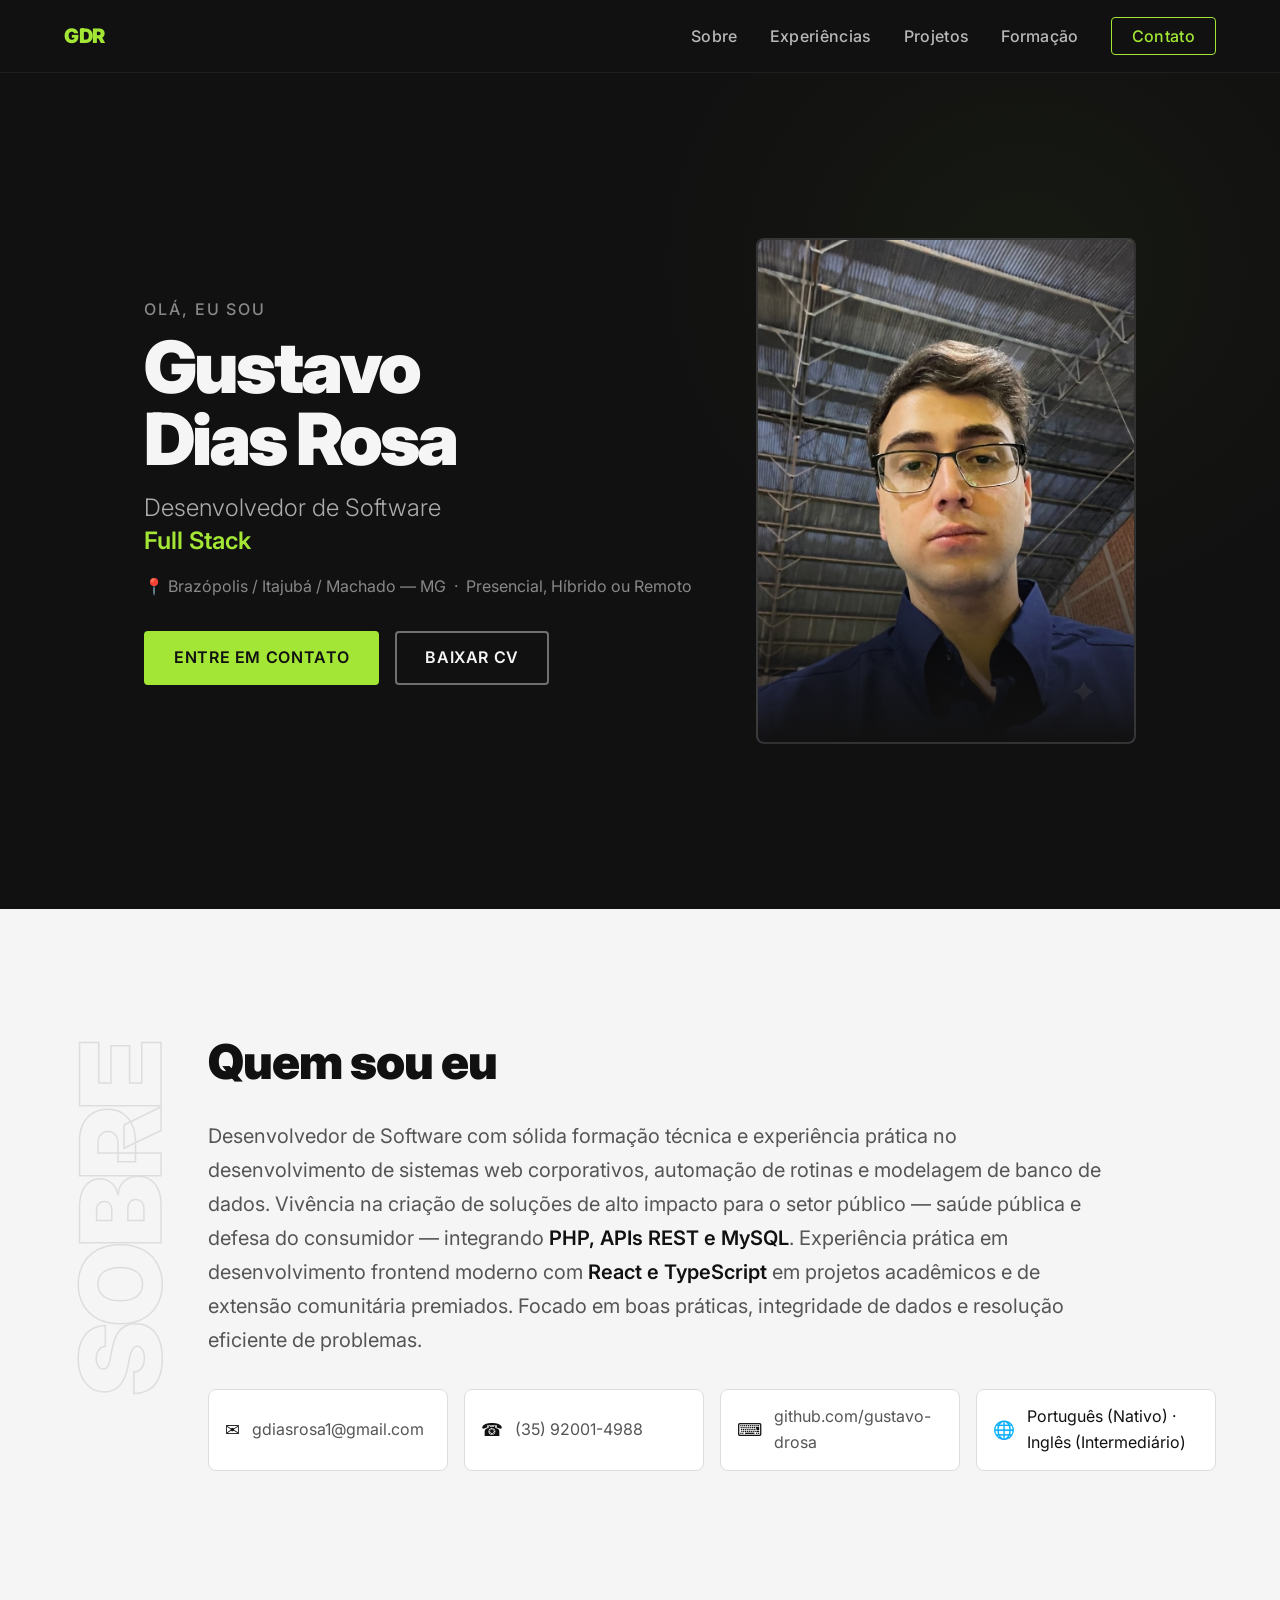
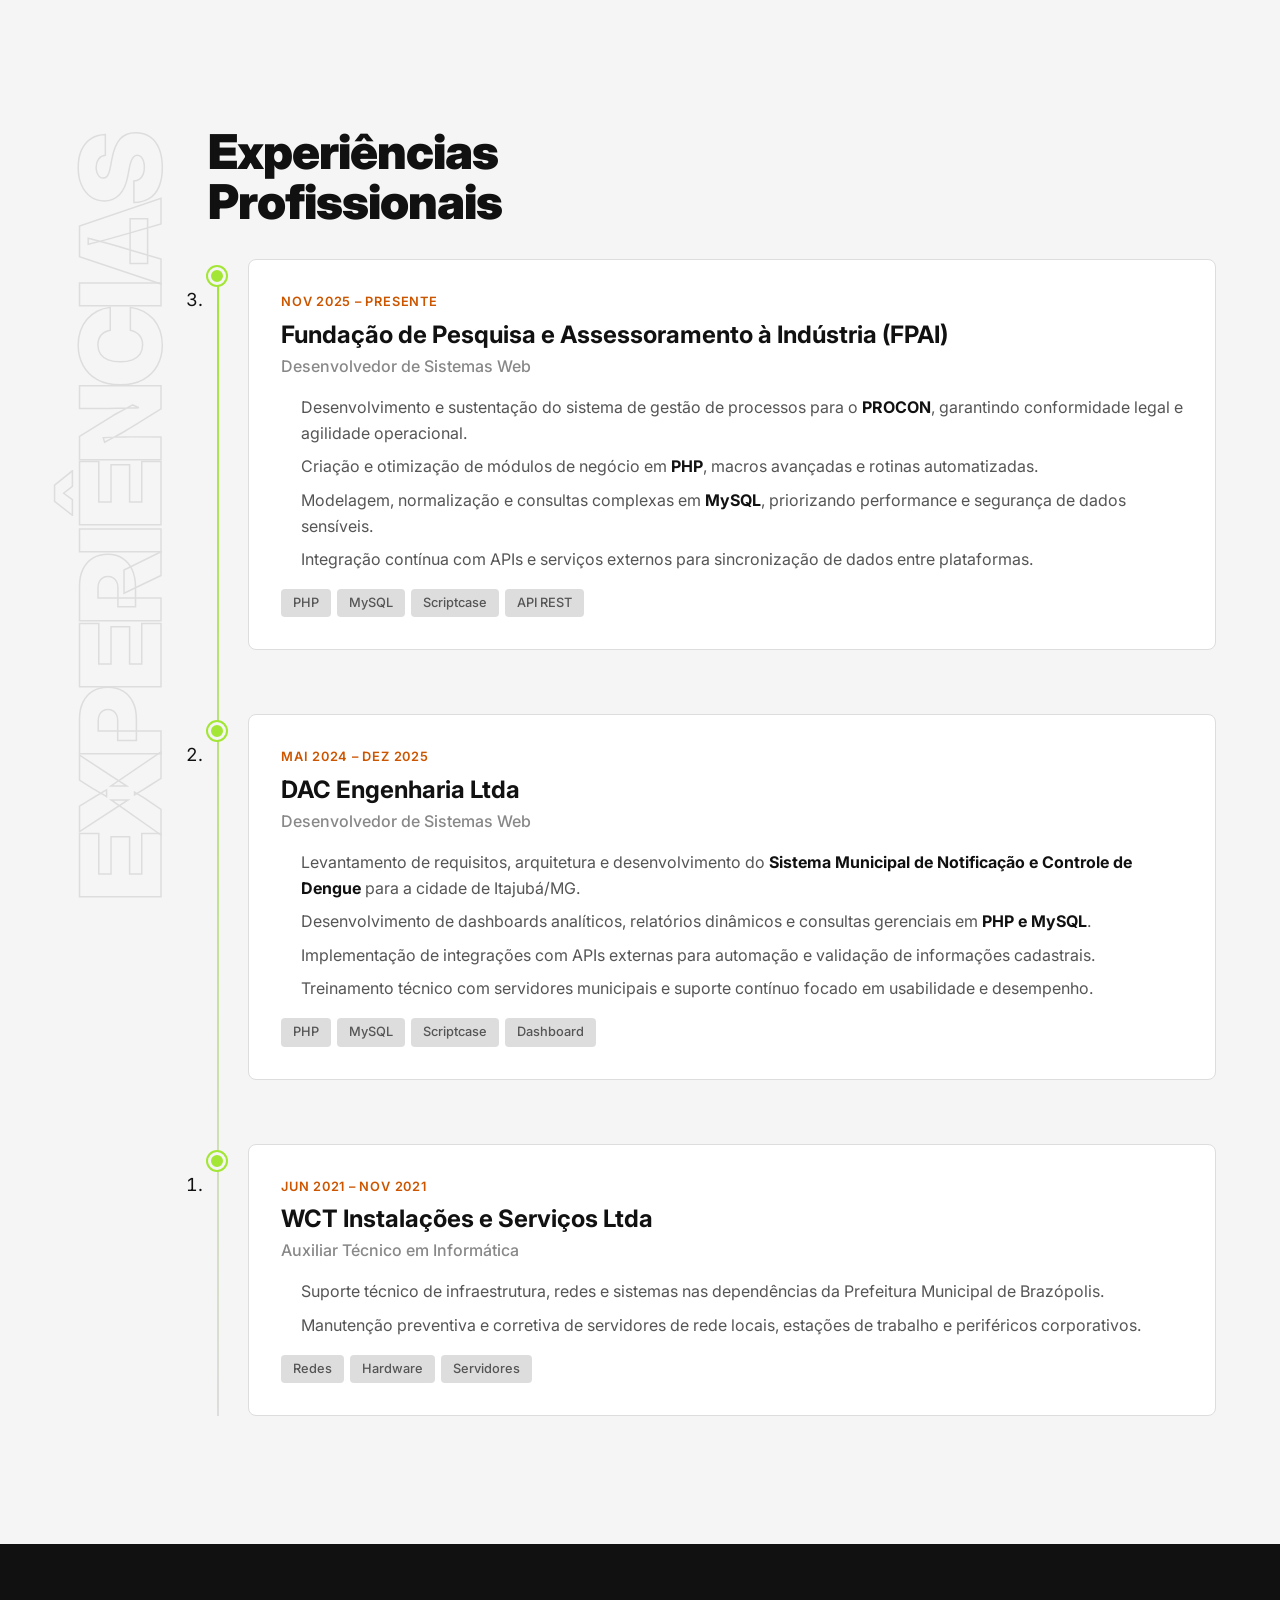
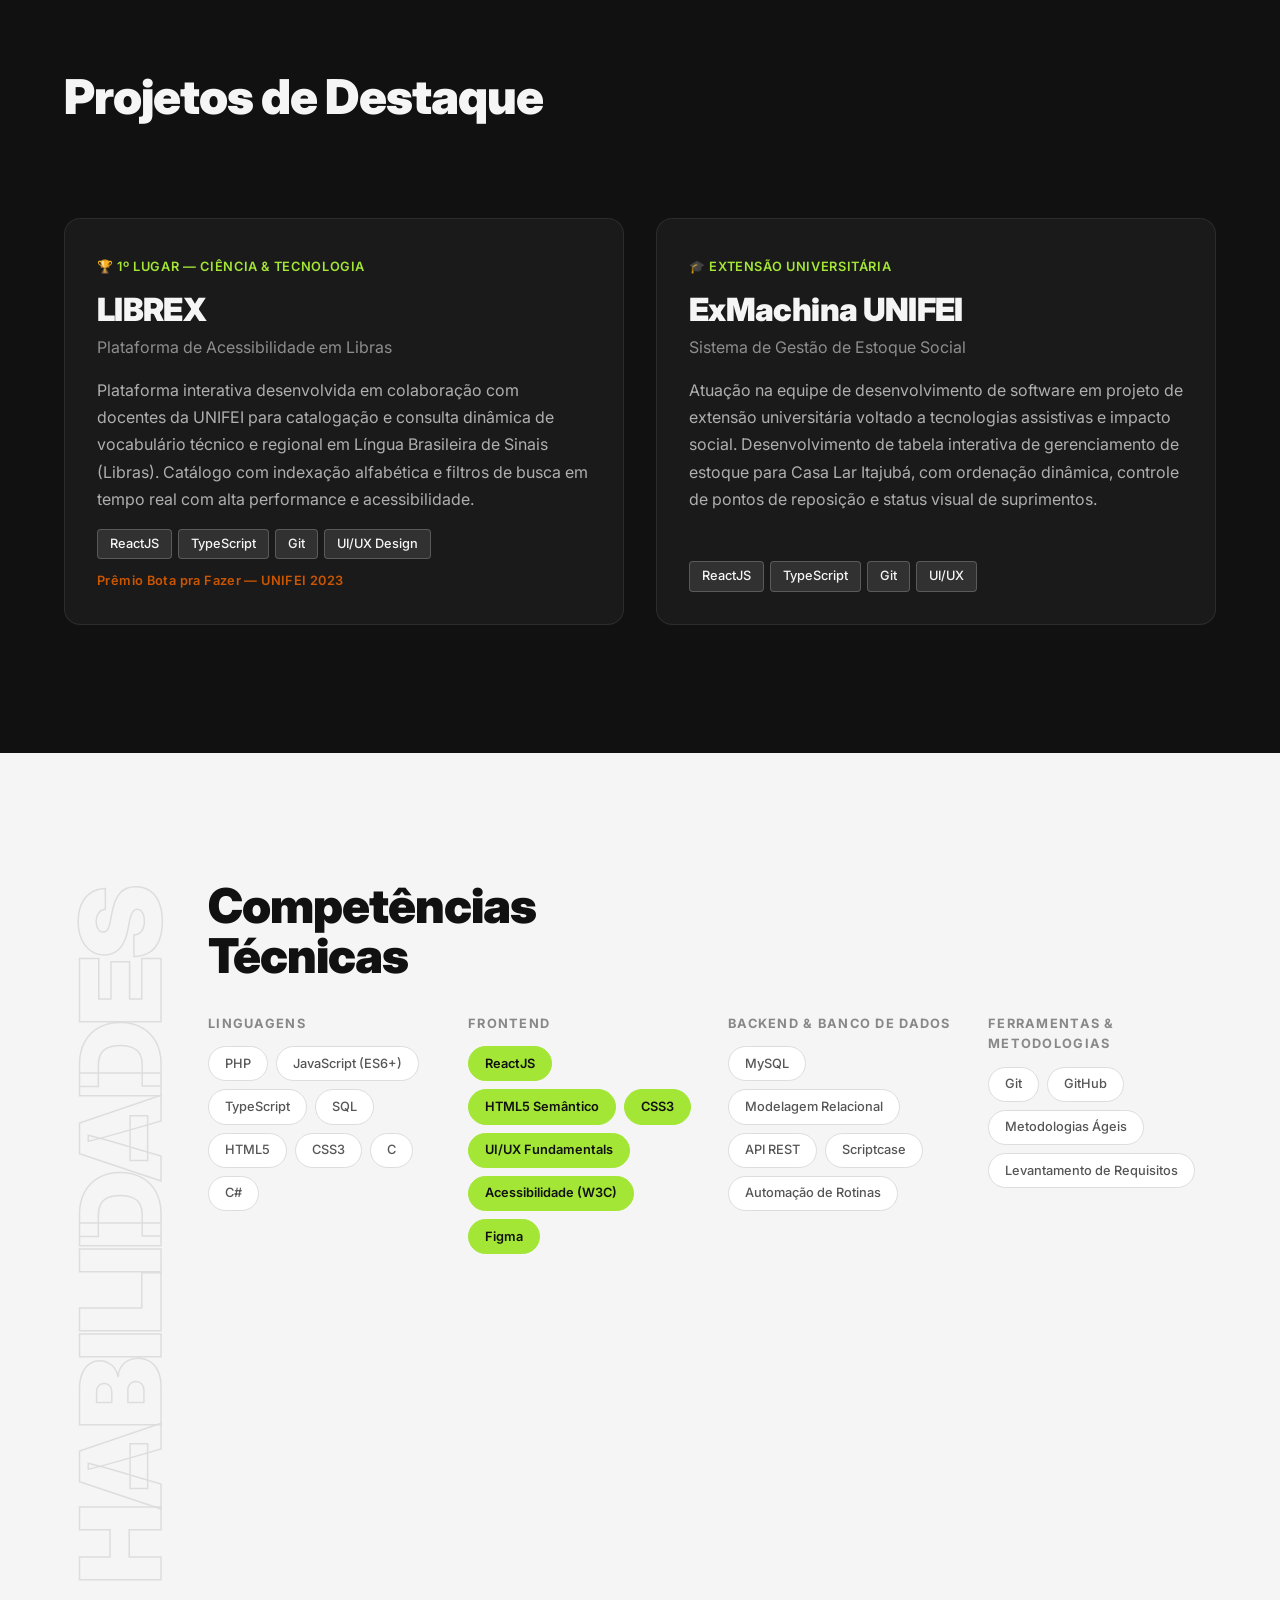
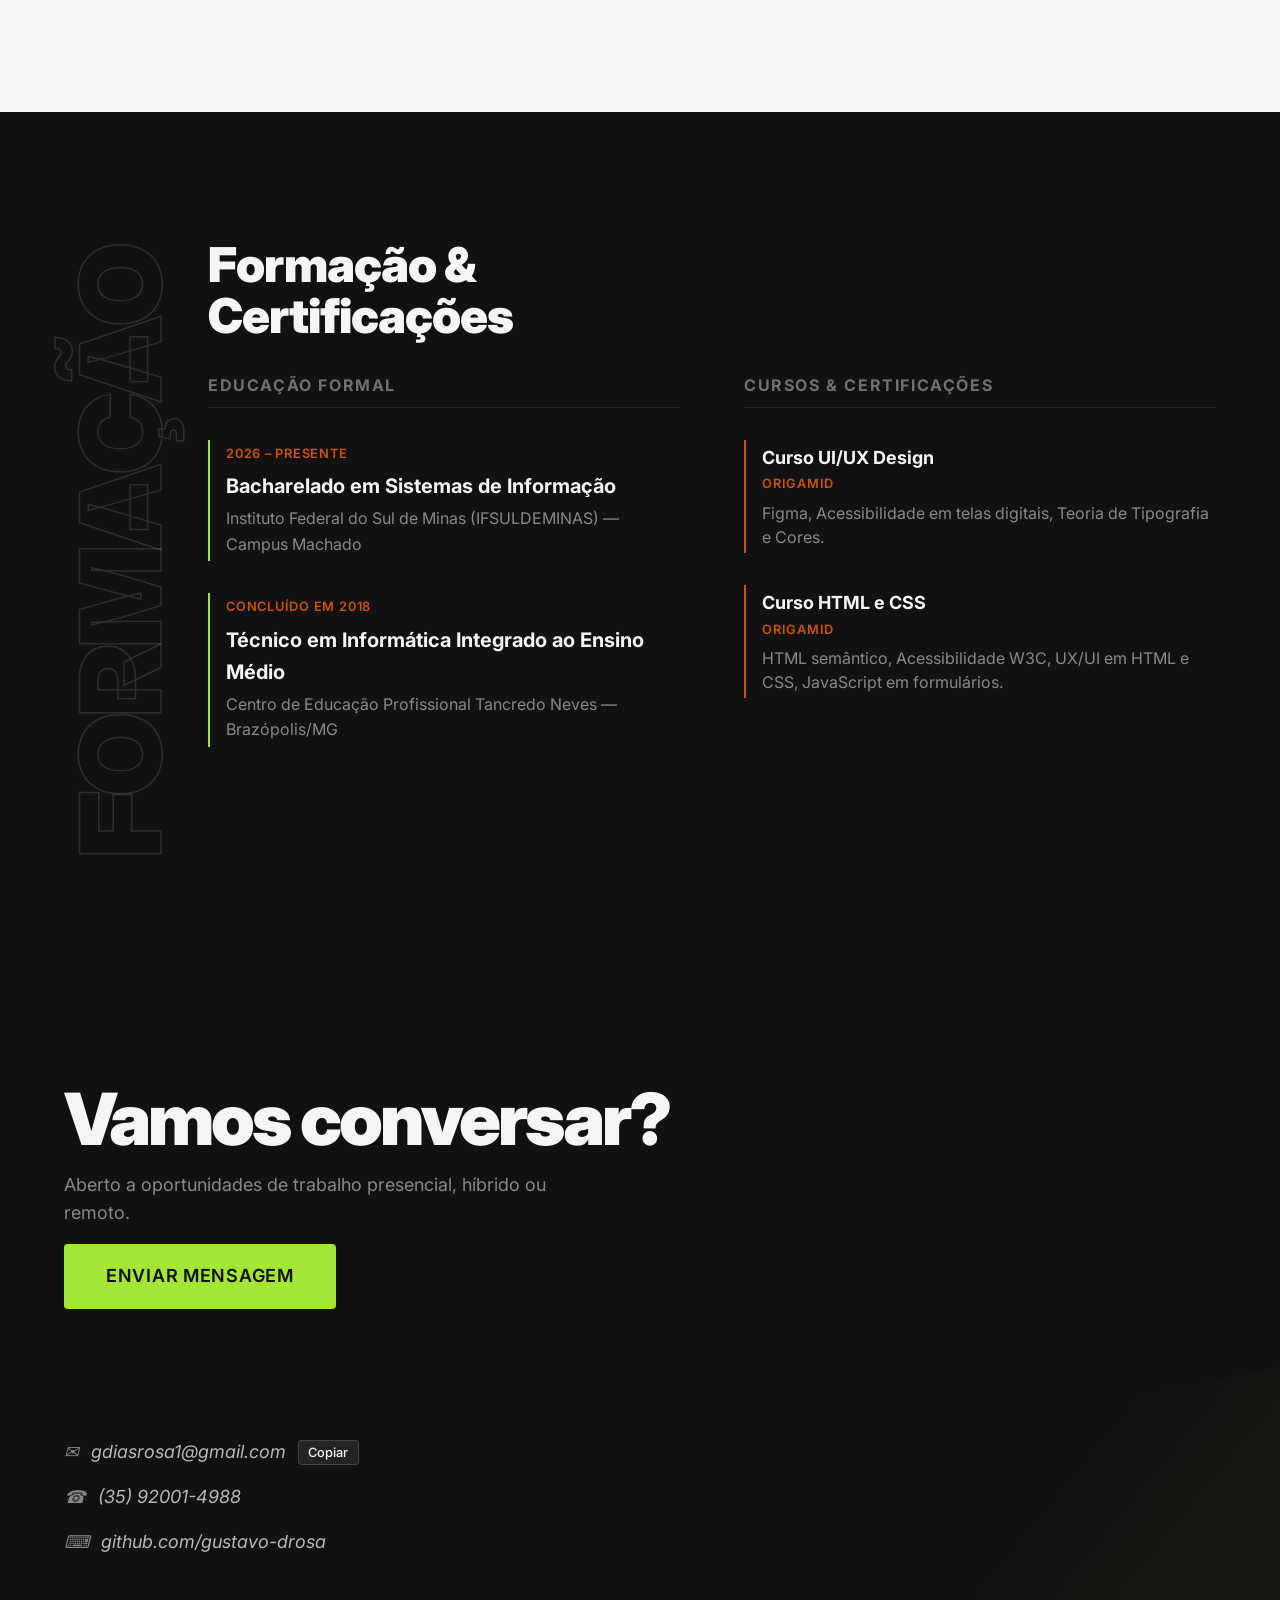
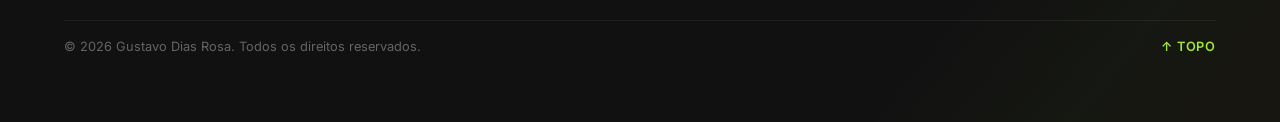
<file: index.html>
<!DOCTYPE html>
<html lang="pt-BR">

<head>
  <meta charset="UTF-8" />
  <meta name="viewport" content="width=device-width, initial-scale=1.0" />
  <meta name="description" content="Currículo online de Gustavo Dias Rosa — Desenvolvedor de Software Full Stack (PHP, MySQL, React, TypeScript)." />
  <title>Gustavo Dias Rosa — Desenvolvedor de Software</title>

  <!-- Google Fonts -->
  <link rel="preconnect" href="https://fonts.googleapis.com" />
  <link rel="preconnect" href="https://fonts.gstatic.com" crossorigin />
  <link href="https://fonts.googleapis.com/css2?family=Inter:wght@300;400;500;600;700;900&display=swap" rel="stylesheet" />

  <link rel="stylesheet" href="css/main.css" />
</head>

<body>
  <!-- ===================== NAVIGATION ===================== -->
  <header class="site-header">

    <div id="progresso-leitura" class="progresso-leitura" aria-hidden="true"></div>

    <nav class="nav container" aria-label="Navegação principal">
      <a href="#hero" class="nav__logo" aria-label="Ir para o topo">
        <span class="nav__logo-text">GDR</span>
      </a>

      <!-- Menu desktop -->
      <ul class="nav__links" role="list">
        <li><a href="#about" class="nav__link">Sobre</a></li>
        <li><a href="#experience" class="nav__link">Experiências</a></li>
        <li><a href="#projects" class="nav__link">Projetos</a></li>
        <li><a href="#education" class="nav__link">Formação</a></li>
        <li><a href="#contact" class="nav__link nav__link--cta">Contato</a></li>
      </ul>

      <!-- Mobile menu -->
      <!-- Mobile menu -->
      <details class="menu-mobile">
        <!-- 1. O summary contém APENAS o botão/ícone -->
        <summary class="menu-mobile-botao" aria-label="Menu de navegação">
          <span class="menu-mobile-icone"></span>
        </summary>

        <!-- 2. A lista fica FORA do summary, logo abaixo dele -->
        <ul class="menu-mobile-lista" role="list">
          <li><a href="#about" class="menu-mobile-link">Sobre</a></li>
          <li><a href="#experience" class="menu-mobile-link">Experiências</a></li>
          <li><a href="#projects" class="menu-mobile-link">Projetos</a></li>
          <li><a href="#education" class="menu-mobile-link">Formação</a></li>
          <li><a href="#contact" class="menu-mobile-link menu-mobile-link--cta">Contato</a></li>
        </ul>
      </details>

    </nav>
  </header>

  <main>
    <!-- ===================== HERO ===================== -->
    <section id="hero" class="hero" aria-label="Apresentação">
      <div class="hero__content container">
        <div class="hero__text">
          <p class="hero__eyebrow">Olá, eu sou</p>
          <h1 class="hero__name">Gustavo<br />Dias Rosa</h1>
          <p class="hero__role">
            Desenvolvedor de Software<br />
            <span class="hero__role--highlight">Full Stack</span>
          </p>
          <p class="hero__location">
            <span aria-label="Localização">📍</span> Brazópolis / Itajubá / Machado — MG &nbsp;·&nbsp;
            Presencial, Híbrido ou Remoto
          </p>
          <div class="hero__actions">
            <a href="#contact" class="btn btn--primary">Entre em contato</a>
            <a href="Curriculo_Gustavo_Dias_Rosa.pdf" class="btn btn--outline" download aria-label="Baixar currículo em PDF">Baixar CV</a>
          </div>
        </div>

        <div class="hero__image-wrapper" aria-hidden="true">
          <div class="hero__image">
            <img src="/img/profile-picture.jpeg" alt="">
          </div>
        </div>
      </div>

      <div class="hero__accent" aria-hidden="true"></div>
    </section>

    <!-- ===================== ABOUT / SUMMARY ===================== -->
    <section id="about" class="about section" aria-labelledby="about-heading">
      <div class="container about__inner">
        <div class="section__label-col" aria-hidden="true">
          <span class="section__label-vertical">SOBRE</span>
        </div>

        <div class="about__body">
          <h2 id="about-heading" class="section__title">Quem sou eu</h2>
          <p class="about__summary">
            Desenvolvedor de Software com sólida formação técnica e experiência prática no
            desenvolvimento de sistemas web corporativos, automação de rotinas e modelagem de
            banco de dados. Vivência na criação de soluções de alto impacto para o setor
            público — saúde pública e defesa do consumidor — integrando
            <strong>PHP, APIs REST e MySQL</strong>. Experiência prática em desenvolvimento
            frontend moderno com <strong>React e TypeScript</strong> em projetos acadêmicos e
            de extensão comunitária premiados. Focado em boas práticas, integridade de dados e
            resolução eficiente de problemas.
          </p>

          <ul class="about__quick-info" role="list">
            <li class="about__info-card">
              <span class="about__info-icon" aria-hidden="true">✉</span>
              <a href="mailto:gdiasrosa1@gmail.com" class="about__info-link">
                gdiasrosa1@gmail.com
              </a>
            </li>
            <li class="about__info-card">
              <span class="about__info-icon" aria-hidden="true">☎</span>
              <a href="tel:+5535920014988" class="about__info-link">(35) 92001-4988</a>
            </li>
            <li class="about__info-card">
              <span class="about__info-icon" aria-hidden="true">⌨</span>
              <a href="https://github.com/gustavo-drosa" class="about__info-link" target="_blank" rel="noopener noreferrer">github.com/gustavo-drosa</a>
            </li>
            <li class="about__info-card">
              <span class="about__info-icon" aria-hidden="true">🌐</span>
              <span>Português (Nativo) · Inglês (Intermediário)</span>
            </li>
          </ul>
        </div>
      </div>
    </section>

    <!-- ===================== EXPERIENCE ===================== -->
    <section id="experience" class="experience section" aria-labelledby="experience-heading">
      <div class="container experience__inner">
        <div class="section__label-col" aria-hidden="true">
          <span class="section__label-vertical">EXPERI&shy;ÊNCIAS</span>
        </div>

        <div class="experience__body">
          <h2 id="experience-heading" class="section__title">
            Experiências<br />Profissionais
          </h2>

          <ol class="timeline" reversed>
            <li class="timeline__item">
              <div class="timeline__marker" aria-hidden="true"></div>
              <article class="timeline__card">
                <header class="timeline__card-header">
                  <div class="timeline__period">
                    <time datetime="2025-11">Nov 2025</time> – Presente
                  </div>
                  <h3 class="timeline__company">
                    Fundação de Pesquisa e Assessoramento à Indústria (FPAI)
                  </h3>
                  <p class="timeline__role">Desenvolvedor de Sistemas Web</p>
                </header>
                <ul class="timeline__highlights" role="list">
                  <li>
                    Desenvolvimento e sustentação do sistema de gestão de processos para o
                    <strong>PROCON</strong>, garantindo conformidade legal e agilidade operacional.
                  </li>
                  <li>
                    Criação e otimização de módulos de negócio em <strong>PHP</strong>,
                    macros avançadas e rotinas automatizadas.
                  </li>
                  <li>
                    Modelagem, normalização e consultas complexas em <strong>MySQL</strong>,
                    priorizando performance e segurança de dados sensíveis.
                  </li>
                  <li>
                    Integração contínua com APIs e serviços externos para sincronização de dados
                    entre plataformas.
                  </li>
                </ul>
                <ul class="timeline__tags" role="list" aria-label="Tecnologias">
                  <li class="tag">PHP</li>
                  <li class="tag">MySQL</li>
                  <li class="tag">Scriptcase</li>
                  <li class="tag">API REST</li>
                </ul>
              </article>
            </li>

            <li class="timeline__item">
              <div class="timeline__marker" aria-hidden="true"></div>
              <article class="timeline__card">
                <header class="timeline__card-header">
                  <div class="timeline__period">
                    <time datetime="2024-05">Mai 2024</time> – <time datetime="2025-12">Dez 2025</time>
                  </div>
                  <h3 class="timeline__company">DAC Engenharia Ltda</h3>
                  <p class="timeline__role">Desenvolvedor de Sistemas Web</p>
                </header>
                <ul class="timeline__highlights" role="list">
                  <li>
                    Levantamento de requisitos, arquitetura e desenvolvimento do
                    <strong>Sistema Municipal de Notificação e Controle de Dengue</strong>
                    para a cidade de Itajubá/MG.
                  </li>
                  <li>
                    Desenvolvimento de dashboards analíticos, relatórios dinâmicos e consultas
                    gerenciais em <strong>PHP e MySQL</strong>.
                  </li>
                  <li>
                    Implementação de integrações com APIs externas para automação e validação de
                    informações cadastrais.
                  </li>
                  <li>
                    Treinamento técnico com servidores municipais e suporte contínuo focado em
                    usabilidade e desempenho.
                  </li>
                </ul>
                <ul class="timeline__tags" role="list" aria-label="Tecnologias">
                  <li class="tag">PHP</li>
                  <li class="tag">MySQL</li>
                  <li class="tag">Scriptcase</li>
                  <li class="tag">Dashboard</li>
                </ul>
              </article>
            </li>

            <li class="timeline__item">
              <div class="timeline__marker" aria-hidden="true"></div>
              <article class="timeline__card">
                <header class="timeline__card-header">
                  <div class="timeline__period">
                    <time datetime="2021-06">Jun 2021</time> – <time datetime="2021-11">Nov 2021</time>
                  </div>
                  <h3 class="timeline__company">WCT Instalações e Serviços Ltda</h3>
                  <p class="timeline__role">Auxiliar Técnico em Informática</p>
                </header>
                <ul class="timeline__highlights" role="list">
                  <li>
                    Suporte técnico de infraestrutura, redes e sistemas nas dependências da
                    Prefeitura Municipal de Brazópolis.
                  </li>
                  <li>
                    Manutenção preventiva e corretiva de servidores de rede locais, estações de
                    trabalho e periféricos corporativos.
                  </li>
                </ul>
                <ul class="timeline__tags" role="list" aria-label="Tecnologias">
                  <li class="tag">Redes</li>
                  <li class="tag">Hardware</li>
                  <li class="tag">Servidores</li>
                </ul>
              </article>
            </li>
          </ol>
        </div>
      </div>
    </section>

    <!-- ===================== PROJECTS ===================== -->
    <section id="projects" class="projects section section--dark" aria-labelledby="projects-heading">
      <div class="container projects__inner">
        <h2 id="projects-heading" class="section__title section__title--light">
          Projetos de Destaque
        </h2>

        <div class="projects__grid">
          <article class="project-card">
            <header class="project-card__header">
              <span class="project-card__badge">🏆 1º Lugar — Ciência &amp; Tecnologia</span>
              <h3 class="project-card__title">LIBREX</h3>
              <p class="project-card__subtitle">Plataforma de Acessibilidade em Libras</p>
            </header>
            <p class="project-card__description">
              Plataforma interativa desenvolvida em colaboração com docentes da UNIFEI para
              catalogação e consulta dinâmica de vocabulário técnico e regional em Língua
              Brasileira de Sinais (Libras). Catálogo com indexação alfabética e filtros de
              busca em tempo real com alta performance e acessibilidade.
            </p>
            <footer class="project-card__footer">
              <ul class="project-card__tags" role="list" aria-label="Tecnologias">
                <li class="tag tag--light">ReactJS</li>
                <li class="tag tag--light">TypeScript</li>
                <li class="tag tag--light">Git</li>
                <li class="tag tag--light">UI/UX Design</li>
              </ul>
              <p class="project-card__award">Prêmio Bota pra Fazer — UNIFEI 2023</p>
            </footer>
          </article>

          <article class="project-card">
            <header class="project-card__header">
              <span class="project-card__badge">🎓 Extensão Universitária</span>
              <h3 class="project-card__title">ExMachina UNIFEI</h3>
              <p class="project-card__subtitle">Sistema de Gestão de Estoque Social</p>
            </header>
            <p class="project-card__description">
              Atuação na equipe de desenvolvimento de software em projeto de extensão
              universitária voltado a tecnologias assistivas e impacto social. Desenvolvimento de
              tabela interativa de gerenciamento de estoque para Casa Lar Itajubá, com ordenação
              dinâmica, controle de pontos de reposição e status visual de suprimentos.
            </p>
            <footer class="project-card__footer">
              <ul class="project-card__tags" role="list" aria-label="Tecnologias">
                <li class="tag tag--light">ReactJS</li>
                <li class="tag tag--light">TypeScript</li>
                <li class="tag tag--light">Git</li>
                <li class="tag tag--light">UI/UX</li>
              </ul>
            </footer>
          </article>
        </div>
      </div>
    </section>

    <!-- ===================== SKILLS ===================== -->
    <section id="skills" class="skills section" aria-labelledby="skills-heading">
      <div class="container skills__inner">
        <div class="section__label-col" aria-hidden="true">
          <span class="section__label-vertical">HABILIDADES</span>
        </div>

        <div class="skills__body">
          <h2 id="skills-heading" class="section__title">
            Competências<br />Técnicas
          </h2>

          <dl class="skills__grid">
            <div class="skills__group">
              <dt class="skills__category">Linguagens</dt>
              <dd>
                <ul class="skills__list" role="list">
                  <li class="skill-pill">PHP</li>
                  <li class="skill-pill">JavaScript (ES6+)</li>
                  <li class="skill-pill">TypeScript</li>
                  <li class="skill-pill">SQL</li>
                  <li class="skill-pill">HTML5</li>
                  <li class="skill-pill">CSS3</li>
                  <li class="skill-pill">C</li>
                  <li class="skill-pill">C#</li>
                </ul>
              </dd>
            </div>

            <div class="skills__group">
              <dt class="skills__category">Frontend</dt>
              <dd>
                <ul class="skills__list" role="list">
                  <li class="skill-pill skill-pill--accent">ReactJS</li>
                  <li class="skill-pill skill-pill--accent">HTML5 Semântico</li>
                  <li class="skill-pill skill-pill--accent">CSS3</li>
                  <li class="skill-pill skill-pill--accent">UI/UX Fundamentals</li>
                  <li class="skill-pill skill-pill--accent">Acessibilidade (W3C)</li>
                  <li class="skill-pill skill-pill--accent">Figma</li>
                </ul>
              </dd>
            </div>

            <div class="skills__group">
              <dt class="skills__category">Backend &amp; Banco de Dados</dt>
              <dd>
                <ul class="skills__list" role="list">
                  <li class="skill-pill">MySQL</li>
                  <li class="skill-pill">Modelagem Relacional</li>
                  <li class="skill-pill">API REST</li>
                  <li class="skill-pill">Scriptcase</li>
                  <li class="skill-pill">Automação de Rotinas</li>
                </ul>
              </dd>
            </div>

            <div class="skills__group">
              <dt class="skills__category">Ferramentas &amp; Metodologias</dt>
              <dd>
                <ul class="skills__list" role="list">
                  <li class="skill-pill">Git</li>
                  <li class="skill-pill">GitHub</li>
                  <li class="skill-pill">Metodologias Ágeis</li>
                  <li class="skill-pill">Levantamento de Requisitos</li>
                </ul>
              </dd>
            </div>
          </dl>
        </div>
      </div>
    </section>

    <!-- ===================== EDUCATION ===================== -->
    <section id="education" class="education section section--dark" aria-labelledby="education-heading">
      <div class="container education__inner">
        <div class="section__label-col section__label-col--light" aria-hidden="true">
          <span class="section__label-vertical">FORM&shy;AÇÃO</span>
        </div>

        <div class="education__body">
          <h2 id="education-heading" class="section__title section__title--light">
            Formação &amp;<br />Certificações
          </h2>

          <div class="education__grid">
            <div class="education__formal">
              <h3 class="education__sub-title">Educação Formal</h3>
              <ol class="education__list" reversed>
                <li class="education__item">
                  <article>
                    <div class="education__period">
                      <time datetime="2026">2026</time> – Presente
                    </div>
                    <h4 class="education__degree">Bacharelado em Sistemas de Informação</h4>
                    <p class="education__institution">
                      Instituto Federal do Sul de Minas (IFSULDEMINAS) — Campus Machado
                    </p>
                  </article>
                </li>

                <li class="education__item">
                  <article>
                    <div class="education__period">Concluído em <time datetime="2018">2018</time></div>
                    <h4 class="education__degree">
                      Técnico em Informática Integrado ao Ensino Médio
                    </h4>
                    <p class="education__institution">
                      Centro de Educação Profissional Tancredo Neves — Brazópolis/MG
                    </p>
                  </article>
                </li>
              </ol>
            </div>

            <div class="education__courses">
              <h3 class="education__sub-title">Cursos &amp; Certificações</h3>
              <ul class="education__list" role="list">
                <li class="education__item education__item--course">
                  <article>
                    <h4 class="education__course-title">Curso UI/UX Design</h4>
                    <p class="education__course-provider">Origamid</p>
                    <p class="education__course-desc">
                      Figma, Acessibilidade em telas digitais, Teoria de Tipografia e Cores.
                    </p>
                  </article>
                </li>
                <li class="education__item education__item--course">
                  <article>
                    <h4 class="education__course-title">Curso HTML e CSS</h4>
                    <p class="education__course-provider">Origamid</p>
                    <p class="education__course-desc">
                      HTML semântico, Acessibilidade W3C, UX/UI em HTML e CSS,
                      JavaScript em formulários.
                    </p>
                  </article>
                </li>
              </ul>
            </div>
          </div>
        </div>
      </div>
    </section>
  </main>

  <!-- ===================== FOOTER / CONTACT ===================== -->
  <footer id="contact" class="footer section--dark" aria-labelledby="contact-heading">
    <div class="container footer__inner">
      <div class="footer__cta">
        <h2 id="contact-heading" class="footer__title">Vamos conversar?</h2>
        <p class="footer__subtitle">
          Aberto a oportunidades de trabalho presencial, híbrido ou remoto.
        </p>
        <a href="contato.html" class="btn btn--primary btn--lg">
          Enviar mensagem
        </a>
      </div>

      <div class="footer__divider" aria-hidden="true"></div>

      <address class="footer__contacts canais-contato" aria-label="Informações de contato">
        <ul class="footer__contact-list" role="list">
          <!-- Item com o e-mail e o botão de copiar -->
          <li class="footer__contact-item-email">
            <a href="mailto:gdiasrosa1@gmail.com" class="footer__contact-link">
              <span class="footer__contact-icon" aria-hidden="true">✉</span>
              gdiasrosa1@gmail.com
            </a>

            <!-- Botão de cópia e mensagem de confirmação -->
            <button type="button" id="copiar-email" class="btn-copiar" aria-label="Copiar e-mail" title="Copiar e-mail">
              Copiar
            </button>
            <span id="feedback-copia" class="feedback-copia" aria-live="polite"></span>
          </li>

          <li>
            <a href="tel:+5535920014988" class="footer__contact-link">
              <span class="footer__contact-icon" aria-hidden="true">☎</span>
              (35) 92001-4988
            </a>
          </li>
          <li>
            <a href="https://github.com/gustavo-drosa" class="footer__contact-link" target="_blank" rel="noopener noreferrer">
              <span class="footer__contact-icon" aria-hidden="true">⌨</span>
              github.com/gustavo-drosa
            </a>
          </li>
        </ul>
      </address>

      <div class="footer__bottom">
        <p class="footer__copy">
          &copy; <time datetime="2026" data-ano>2026</time> Gustavo Dias Rosa. Todos os direitos reservados.
        </p>
        <a href="#hero" class="footer__back-top" aria-label="Voltar ao topo">↑ Topo</a>
      </div>
    </div>

    <!-- Decorative diagonal accent -->
    <div class="footer__accent" aria-hidden="true"></div>
  </footer>
</body>

<script src="./scripts/script.js"></script>

</html>
</file>
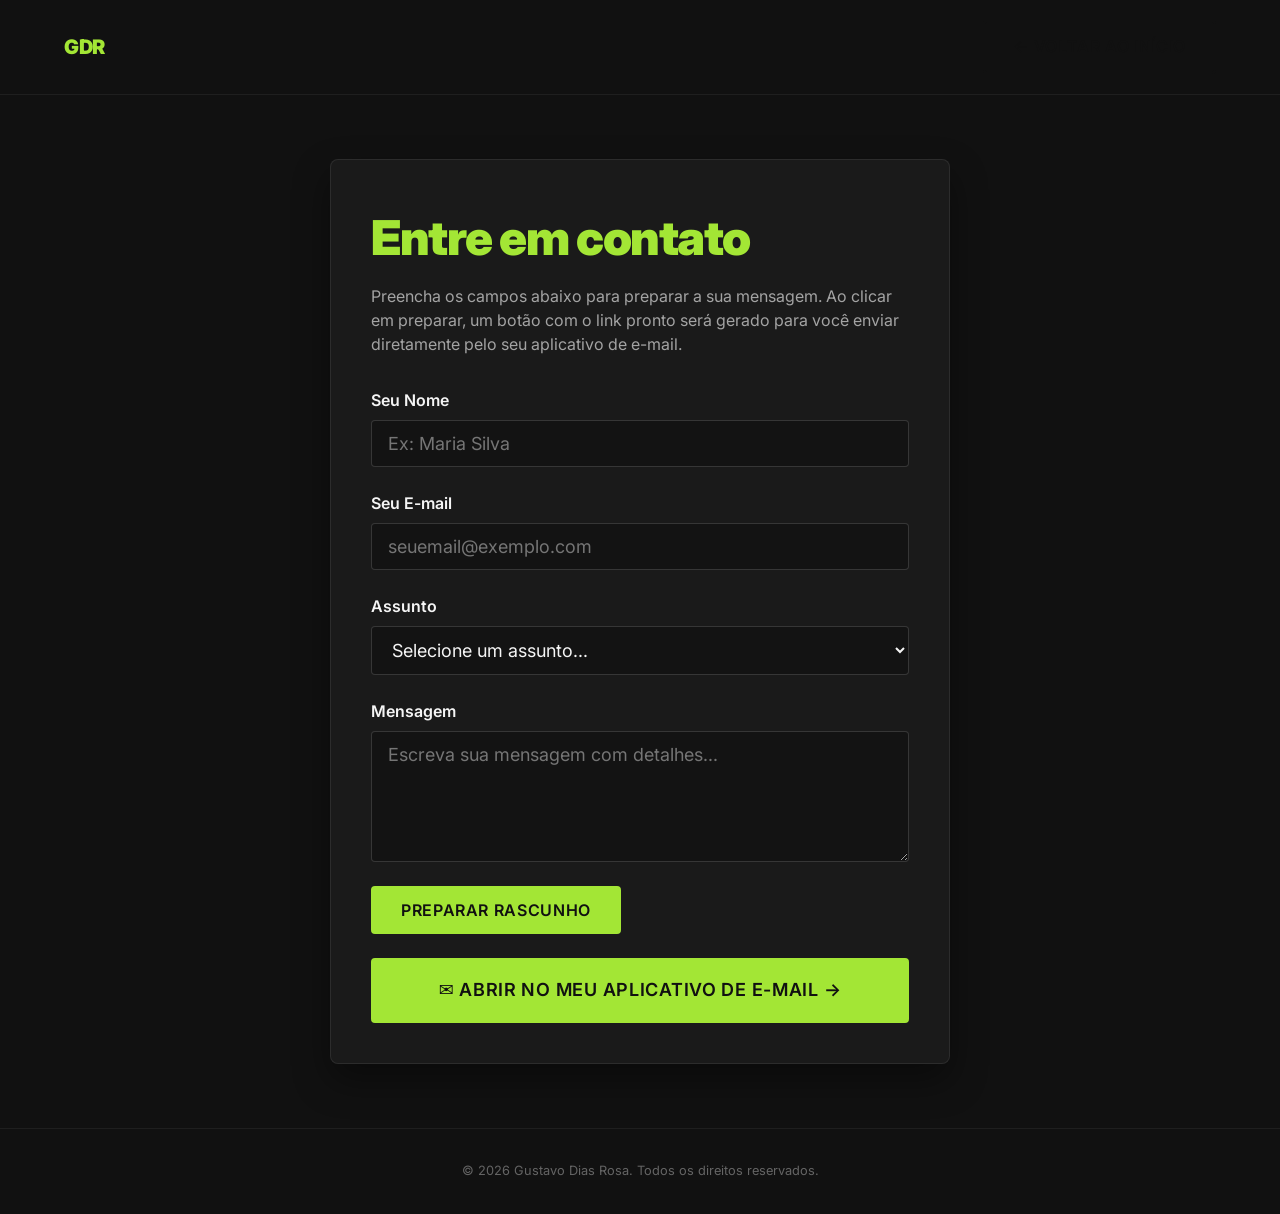
<file: contato.html>
<!DOCTYPE html>
<html lang="pt-BR">

<head>
  <meta charset="UTF-8" />
  <meta name="viewport" content="width=device-width, initial-scale=1.0" />
  <meta name="description" content="Entre em contato com Gustavo Dias Rosa — Desenvolvedor de Software Full Stack." />
  <title>Contato — Gustavo Dias Rosa</title>

  <!-- Google Fonts -->
  <link rel="preconnect" href="https://fonts.googleapis.com" />
  <link rel="preconnect" href="https://fonts.gstatic.com" crossorigin />
  <link href="https://fonts.googleapis.com/css2?family=Inter:wght@300;400;500;600;700;900&display=swap" rel="stylesheet" />

  <link rel="stylesheet" href="css/main.css" />
  <script src="./scripts/script.js" defer></script>
</head>

<body class="contato-body">
  <!-- ===================== HEADER ===================== -->
  <header class="site-header">
    <div class="nav container">
      <a href="index.html" class="nav__logo" aria-label="Ir para o início">
        <span class="nav__logo-text">GDR</span>
      </a>

      <a href="index.html" class="btn btn--outline" aria-label="Voltar para a página inicial">
        ← Voltar ao início
      </a>
    </div>
  </header>

  <!-- ===================== FORMULÁRIO DE CONTATO ===================== -->
  <main class="contato-main container">
    <div class="form-card">
      <h1 class="form-title">Entre em contato</h1>
      <p class="form-subtitle">
        Preencha os campos abaixo para preparar a sua mensagem. Ao clicar em preparar, um botão com o link pronto será gerado para você enviar diretamente pelo seu aplicativo de e-mail.
      </p>

      <!-- Formulário com o action apontando para o seu e-mail -->
      <form id="form-contato" action="mailto:gdiasrosa1@gmail.com" method="GET" novalidate>

        <!-- Campo: Nome -->
        <div class="form-group">
          <label for="nome" class="form-label">Seu Nome</label>
          <input
            type="text"
            id="nome"
            name="nome"
            class="form-input"
            placeholder="Ex: Maria Silva"
            maxlength="80"
            required
          />
          <span id="erro-nome" class="form-erro" hidden></span>
        </div>

        <!-- Campo: E-mail -->
        <div class="form-group">
          <label for="email" class="form-label">Seu E-mail</label>
          <input
            type="email"
            id="email"
            name="email"
            class="form-input"
            placeholder="seuemail@exemplo.com"
            maxlength="100"
            required
          />
          <span id="erro-email" class="form-erro" hidden></span>
        </div>

        <!-- Campo: Assunto -->
        <div class="form-group">
          <label for="assunto" class="form-label">Assunto</label>
          <select id="assunto" name="assunto" class="form-select" required>
            <option value="">Selecione um assunto...</option>
            <option value="Oportunidade Profissional">Oportunidade Profissional</option>
            <option value="Projeto Freelance">Projeto Freelance</option>
            <option value="Dúvida ou Parceria">Dúvida ou Parceria</option>
            <option value="Outro">Outro</option>
          </select>
          <span id="erro-assunto" class="form-erro" hidden></span>
        </div>

        <!-- Campo: Mensagem -->
        <div class="form-group">
          <label for="mensagem" class="form-label">Mensagem</label>
          <textarea
            id="mensagem"
            name="mensagem"
            class="form-textarea"
            rows="5"
            placeholder="Escreva sua mensagem com detalhes..."
            maxlength="1000"
            required
          ></textarea>
          <span id="erro-mensagem" class="form-erro" hidden></span>
        </div>

        <!-- Botão de Preparar Rascunho -->
        <button type="submit" class="btn btn--primary">
          Preparar Rascunho
        </button>
      </form>

      <!-- Mensagens e o botão gerado para envio -->
      <div class="form-resultado">
        <p id="feedback-formulario" class="form-feedback" hidden></p>

        <!-- Botão dinâmico que abre o cliente de e-mail -->
        <a
          id="abrir-rascunho"
          class="btn btn--primary btn--lg"
          hidden
          target="_blank"
          rel="noopener noreferrer"
        >
          ✉ Abrir no meu aplicativo de e-mail →
        </a>
      </div>
    </div>
  </main>

  <!-- ===================== FOOTER SIMPLES ===================== -->
  <footer class="footer" style="padding-block: var(--space-md); border-top: 1px solid rgba(255, 255, 255, 0.06);">
    <div class="container" style="text-align: center;">
      <p class="footer__copy">
        &copy; <time datetime="2026" data-ano>2026</time> Gustavo Dias Rosa. Todos os direitos reservados.
      </p>
    </div>
  </footer>
</body>

</html>
</file>
<file: css/main.css>
/* =========================================================
   MAIN STYLESHEET — GUSTAVO DIAS ROSA
   Arquitetura modular de CSS (Base, Layout, Components, Sections)
   ========================================================= */

/* ── 1. Base ────────────────────────────────────────────── */
@import url('./base/variables.css');
@import url('./base/reset.css');
@import url('./base/typography.css');

/* ── 2. Layout ──────────────────────────────────────────── */
@import url('./layout/container.css');
@import url('./layout/sections.css');

/* ── 3. Components ──────────────────────────────────────── */
@import url('./components/buttons.css');
@import url('./components/tags.css');
@import url('./components/timeline.css');

/* ── 4. Sections ────────────────────────────────────────── */
@import url('./sections/header.css');
@import url('./sections/hero.css');
@import url('./sections/about.css');
@import url('./sections/experience.css');
@import url('./sections/projects.css');
@import url('./sections/skills.css');
@import url('./sections/education.css');
@import url('./sections/footer.css');
@import url('./sections/contact.css');
</file>
